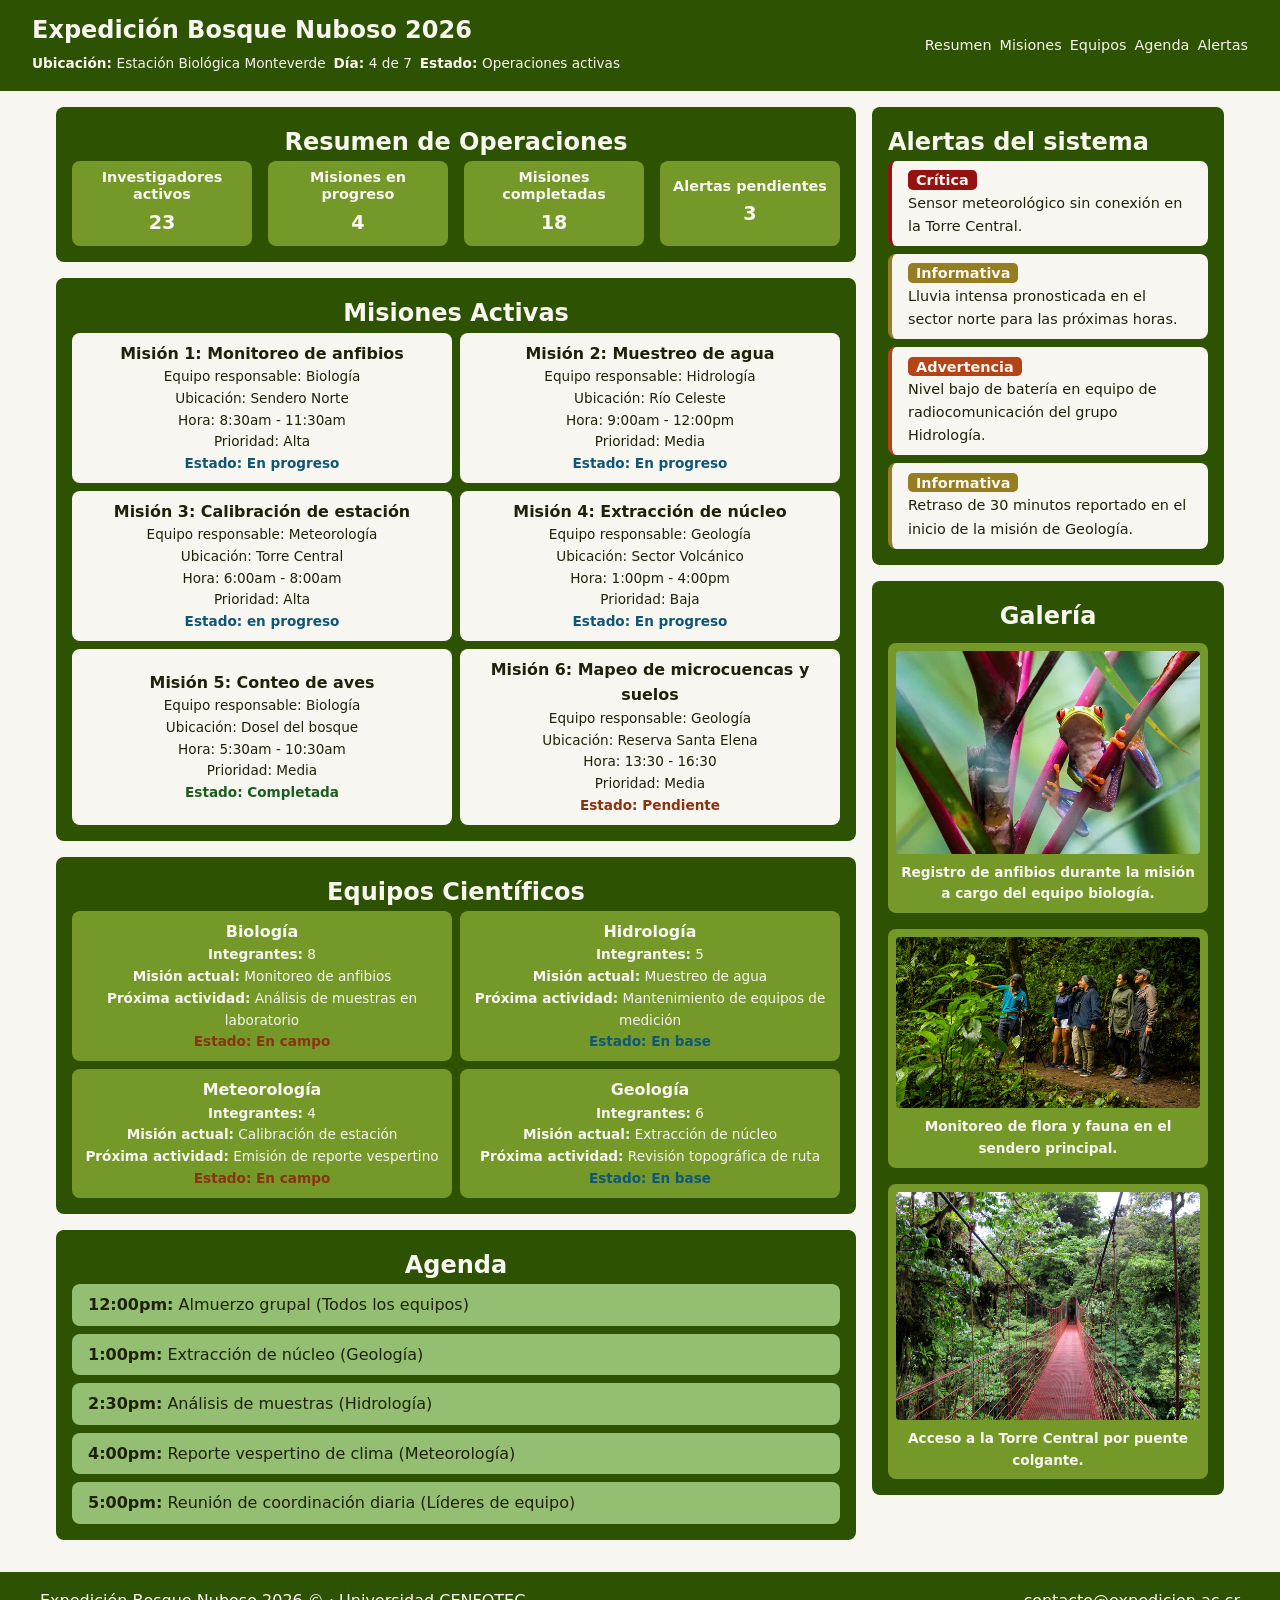
<file: caso1/index.html>
<!DOCTYPE html>
<html lang="es">

<head>
    <meta charset="UTF-8">
    <meta name="viewport" content="width=device-width, initial-scale=1">
    <title>Expedición Bosque Nuboso 2026</title>
    <link rel="stylesheet" href="css/estilos.css">
</head>

<body>

    <header class="main-header">

        <h1>Expedición Bosque Nuboso 2026</h1>

        <div class="contenedor-info-general">

            <span><strong>Ubicación: </strong>Estación Biológica Monteverde</span>
            <span><strong>Día: </strong>4 de 7</span>
            <span><strong>Estado: </strong>Operaciones activas</span>

        </div>

        <nav aria-label="navegación-principal">

            <ul>
                <li><a href="#resumen-de-operaciones">Resumen</a></li>
                <li><a href="#misiones-activas">Misiones</a></li>
                <li><a href="#equipos-cientificos">Equipos</a></li>
                <li><a href="#agenda">Agenda</a></li>
                <li><a href="#alertas-sistema">Alertas</a></li>
            </ul>

        </nav>

    </header>

    <main>

        <div class="layout-container">

            <div class="contenido-principal">

                <section class="resumen-de-operaciones" aria-labelledby="resumen-de-operaciones">

                    <h2 id="resumen-de-operaciones">Resumen de Operaciones</h2>

                    <div class="contenedor-indicadores">

                        <article class="indicador">
                            <h3>Investigadores activos</h3>
                            <p>23</p>
                        </article>

                        <article class="indicador">
                            <h3>Misiones en progreso</h3>
                            <p>4</p>
                        </article>

                        <article class="indicador">
                            <h3>Misiones completadas</h3>
                            <p>18</p>
                        </article>

                        <article class="indicador">
                            <h3>Alertas pendientes</h3>
                            <p>3</p>
                        </article>
                    </div>

                </section>

                <section class="misiones-activas" aria-labelledby="misiones-activas">

                    <h2 id="misiones-activas">Misiones Activas</h2>
                    <div class="contenedor-misiones">

                        <article class="mision">
                            <h3>Misión 1: Monitoreo de anfibios</h3>
                            <p>Equipo responsable: Biología</p>
                            <p>Ubicación: Sendero Norte</p>
                            <p>Hora: 8:30am - 11:30am</p>
                            <p>Prioridad: Alta</p>
                            <span class="estado-en-progreso">Estado: En progreso</span>
                        </article>

                        <article class="mision">
                            <h3>Misión 2: Muestreo de agua</h3>
                            <p>Equipo responsable: Hidrología</p>
                            <p>Ubicación: Río Celeste</p>
                            <p>Hora: 9:00am - 12:00pm</p>
                            <p>Prioridad: Media</p>
                            <span class="estado-en-progreso">Estado: En progreso</span>
                        </article>

                        <article class="mision">
                            <h3>Misión 3: Calibración de estación</h3>
                            <p>Equipo responsable: Meteorología</p>
                            <p>Ubicación: Torre Central</p>
                            <p>Hora: 6:00am - 8:00am</p>
                            <p>Prioridad: Alta</p>
                            <span class="estado-en-progreso">Estado: en progreso</span>
                        </article>

                        <article class="mision">
                            <h3>Misión 4: Extracción de núcleo</h3>
                            <p>Equipo responsable: Geología</p>
                            <p>Ubicación: Sector Volcánico</p>
                            <p>Hora: 1:00pm - 4:00pm</p>
                            <p>Prioridad: Baja</p>
                            <span class="estado-en-progreso">Estado: En progreso</span>
                        </article>

                        <article class="mision">
                            <h3>Misión 5: Conteo de aves</h3>
                            <p>Equipo responsable: Biología</p>
                            <p>Ubicación: Dosel del bosque</p>
                            <p>Hora: 5:30am - 10:30am</p>
                            <p>Prioridad: Media</p>
                            <span class="estado-completada">Estado: Completada</span>
                        </article>

                        <article class="mision">
                            <h3>Misión 6: Mapeo de microcuencas y suelos</h3>
                            <p>Equipo responsable: Geología</p>
                            <p>Ubicación: Reserva Santa Elena</p>
                            <p>Hora: 13:30 - 16:30</p>
                            <p>Prioridad: Media</p>
                            <span class="estado-pendiente">Estado: Pendiente</span>
                        </article>

                    </div>

                </section>

                <section class="equipos-cientificos" aria-labelledby="equipos-cientificos">

                    <h2 id="equipos-cientificos">Equipos Científicos</h2>
                    <div class="contenedor-equipos-cientificos">

                        <article class="equipo">
                            <h3>Biología</h3>
                            <p><strong>Integrantes:</strong> 8</p>
                            <p><strong>Misión actual:</strong> Monitoreo de anfibios</p>
                            <p><strong>Próxima actividad:</strong> Análisis de muestras en laboratorio</p>
                            <span class="estado-en-campo">Estado: En campo</span>
                        </article>

                        <article class="equipo">
                            <h3>Hidrología</h3>
                            <p><strong>Integrantes:</strong> 5</p>
                            <p><strong>Misión actual:</strong> Muestreo de agua</p>
                            <p><strong>Próxima actividad:</strong> Mantenimiento de equipos de medición</p>
                            <span class="estado-en-base">Estado: En base</span>
                        </article>

                        <article class="equipo">
                            <h3>Meteorología</h3>
                            <p><strong>Integrantes:</strong> 4</p>
                            <p><strong>Misión actual:</strong> Calibración de estación</p>
                            <p><strong>Próxima actividad:</strong> Emisión de reporte vespertino</p>
                            <span class="estado-en-campo">Estado: En campo</span>
                        </article>

                        <article class="equipo">
                            <h3>Geología</h3>
                            <p><strong>Integrantes:</strong> 6</p>
                            <p><strong>Misión actual:</strong> Extracción de núcleo</p>
                            <p><strong>Próxima actividad:</strong> Revisión topográfica de ruta</p>
                            <span class="estado-en-base">Estado: En base</span>
                        </article>

                    </div>

                </section>

                <section class="agenda" aria-labelledby="agenda">

                    <h2 id="agenda">Agenda</h2>
                    <div class="contenedor-agenda">

                        <ul class="actividades-agenda">
                            <li><time datetime="12:00">12:00pm:</time> Almuerzo grupal (Todos los equipos)</li>
                            <li><time datetime="13:00">1:00pm:</time> Extracción de núcleo (Geología)</li>
                            <li><time datetime="14:30">2:30pm:</time> Análisis de muestras (Hidrología)</li>
                            <li><time datetime="16:00">4:00pm:</time> Reporte vespertino de clima (Meteorología)</li>
                            <li><time datetime="17:00">5:00pm:</time> Reunión de coordinación diaria (Líderes de equipo)
                            </li>
                        </ul>

                    </div>

                </section>

            </div>

            <div class="columna-lateral">

                <aside class="alertas-sistema" aria-labelledby="alertas-sistema">

                    <h2 id="alertas-sistema">Alertas del sistema</h2>
                    <div class="contenedor-alertas-sistema">

                        <article class="alerta">
                            <span class="alerta-critica"><strong>Crítica</strong></span>
                            <p>Sensor meteorológico sin conexión en la Torre Central.</p>
                        </article>

                        <article class="alerta">
                            <span class="alerta-informativa"><strong>Informativa</strong></span>
                            <p>Lluvia intensa pronosticada en el sector norte para las próximas horas.</p>
                        </article>

                        <article class="alerta">
                            <span class="alerta-advertencia"><strong>Advertencia</strong></span>
                            <p>Nivel bajo de batería en equipo de radiocomunicación del grupo Hidrología.</p>
                        </article>

                        <article class="alerta">
                            <span class="alerta-informativa"><strong>Informativa</strong></span>
                            <p>Retraso de 30 minutos reportado en el inicio de la misión de Geología.</p>
                        </article>

                    </div>

                </aside>

                <section class="galeria-imagenes" aria-labelledby="titulo-galeria">

                    <h2 id="titulo-galeria">Galería</h2>
                    <div class="contenedor-galeria">

                        <figure class="cuadro-imagen">
                            <img src="img/imagenrana.jpg"
                                alt="Rana de ojos rojos aferrada a los tallos de una planta en su hábitat natural.">
                            <figcaption>Registro de anfibios durante la misión a cargo del equipo biología.</figcaption>
                        </figure>

                        <figure class="cuadro-imagen">
                            <img src="img/imagenequipo.jpg"
                                alt="Equipo de investigadores observando la vegetación en un sendero del bosque nuboso.">
                            <figcaption>Monitoreo de flora y fauna en el sendero principal.</figcaption>
                        </figure>

                        <figure class="cuadro-imagen">
                            <img src="img/imagenpuente.jpg"
                                alt="Puente colgante de color rojo cruzando el espeso dosel del bosque nuboso.">
                            <figcaption>Acceso a la Torre Central por puente colgante.</figcaption>
                        </figure>

                    </div>

                </section>

            </div>


        </div>

    </main>

    <footer class="main-footer">

        <div class="footer-content">

            <p>Expedición Bosque Nuboso 2026 &copy; · Universidad CENFOTEC</p>
            <p><a href="mailto:contacto@expedicion.ac.cr">contacto@expedicion.ac.cr</a></p>

        </div>

    </footer>

</body>

</html>
</file>
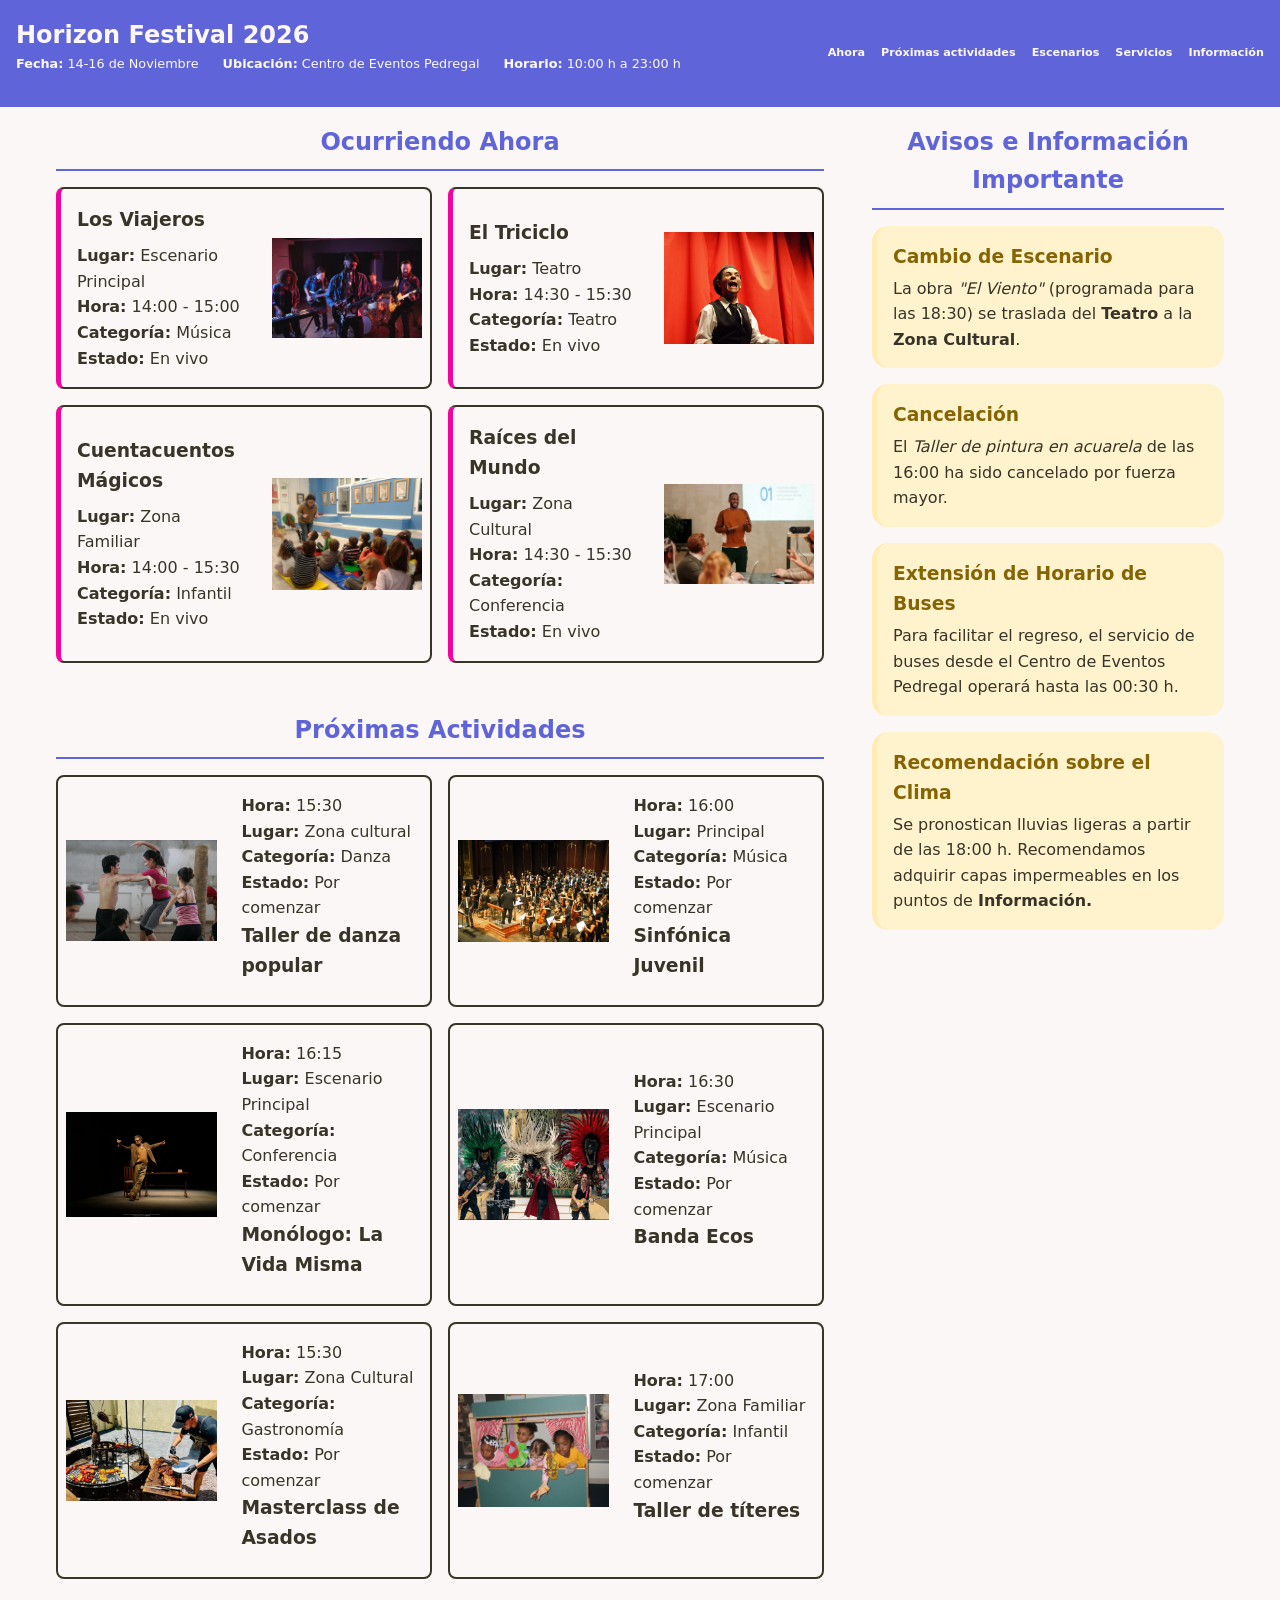
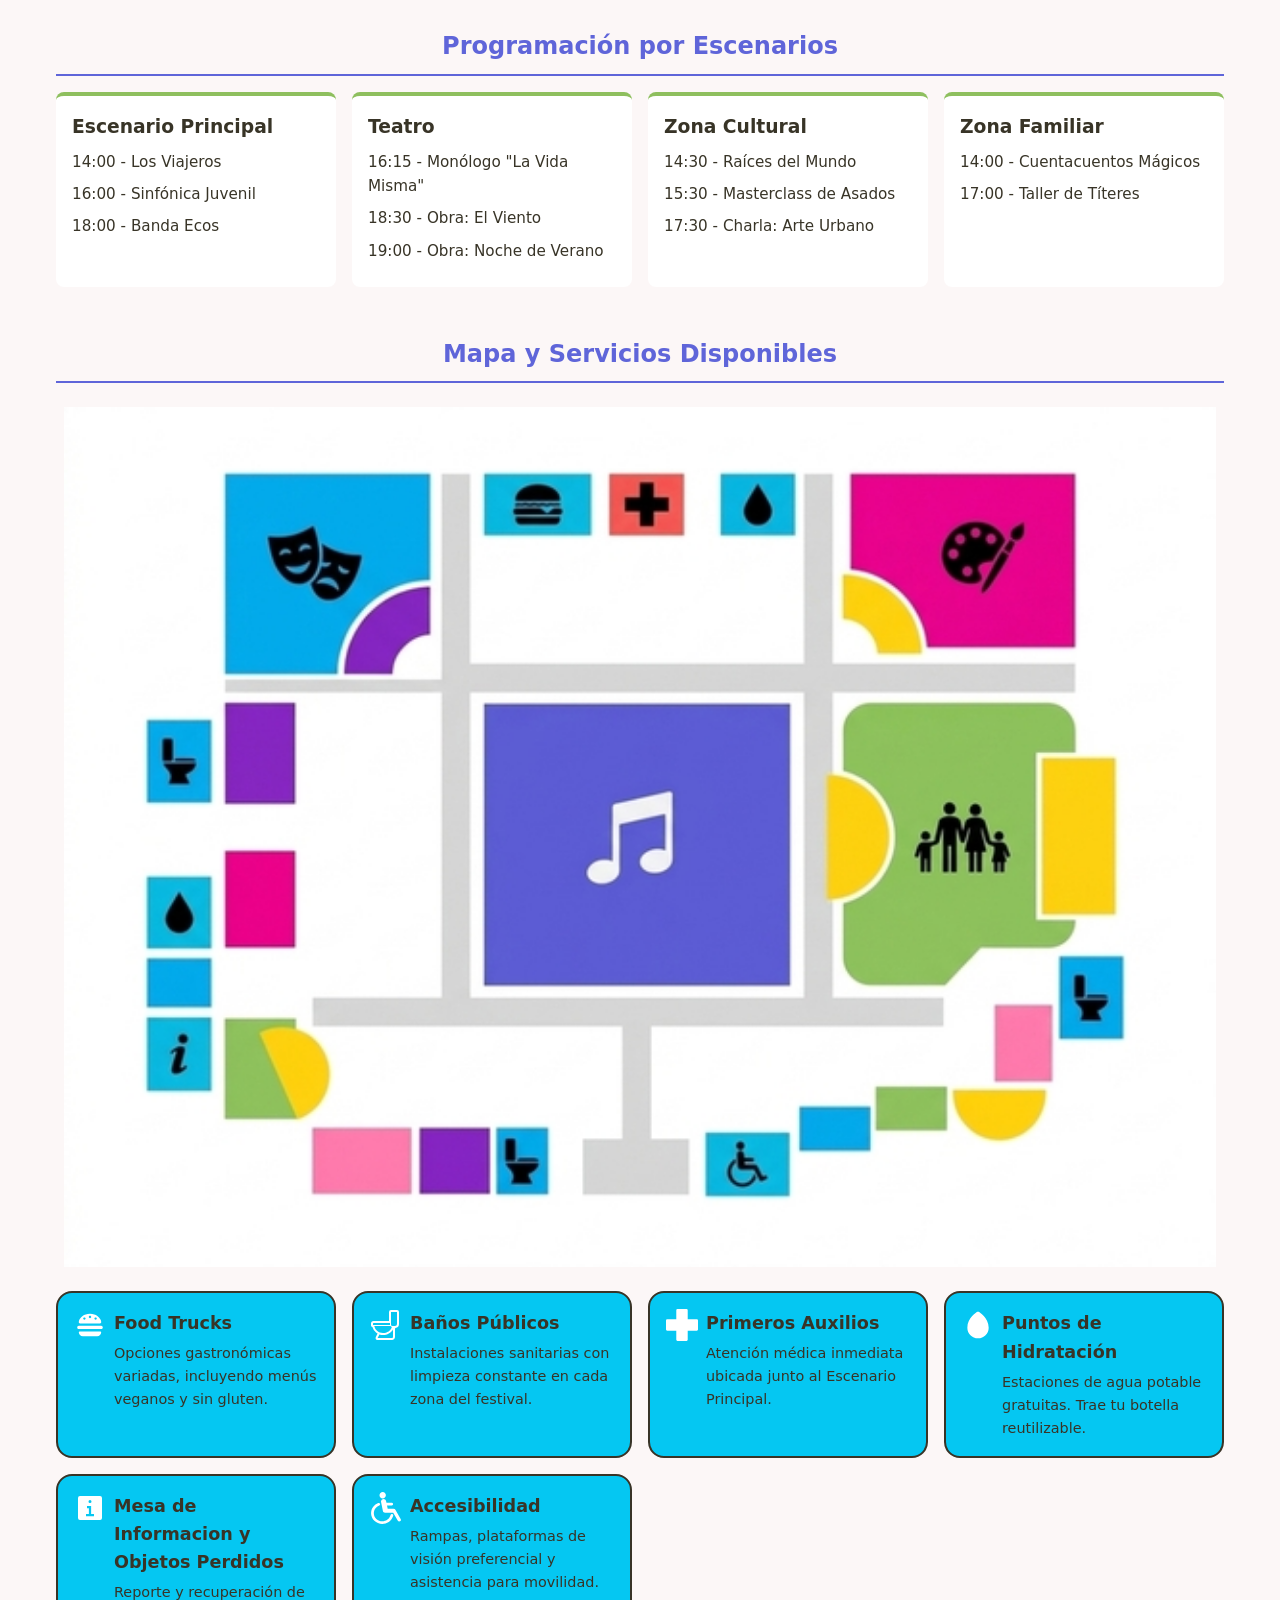
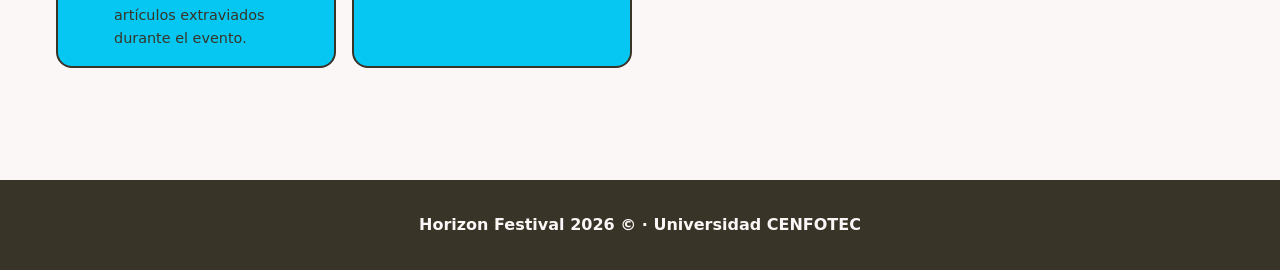
<file: caso2/index.html>
<!DOCTYPE html>
<html lang="es">

<head>

    <meta charset="UTF-8">
    <meta name="viewport" content="width=device-width, initial-scale=1.0">
    <title>Horizon Festival 2026 - Panel de Información</title>
    <link rel="stylesheet" href="css/estilos.css">

</head>

<body>

    <header class="main-header">

        <div class="info-festival">
            <h1>Horizon Festival 2026</h1>
            <p class="detalles-festival">
                <span><strong>Fecha:</strong> 14-16 de Noviembre</span>
                <span><strong>Ubicación:</strong> Centro de Eventos Pedregal</span>
                <span><strong>Horario:</strong> 10:00 h a 23:00 h</span>
            </p>

        </div>

        <nav aria-label="navegación-del festival">

            <ul>
                <li><a href="#ahora">Ahora</a></li>
                <li><a href="#programacion">Próximas actividades</a></li>
                <li><a href="#escenarios">Escenarios</a></li>
                <li><a href="#servicios">Servicios</a></li>
                <li><a href="#informacion">Información</a></li>
            </ul>

        </nav>

    </header>

    <main>

        <section id="ahora" aria-labelledby="titulo-ahora">

            <h2 id="titulo-ahora">Ocurriendo Ahora</h2>

            <div class="contenedor-actividades-ahora">

                <article class="actividad-vivo tarjeta-derecha">
                    <div class="info-texto">
                        <h3>Los Viajeros</h3>
                        <p><strong>Lugar:</strong> Escenario Principal</p>
                        <p><strong>Hora:</strong> <time>14:00</time> - <time>15:00</time></p>
                        <p><strong>Categoría:</strong> Música</p>
                        <p><strong>Estado:</strong> En vivo</p>
                    </div>
                    <img src="img/losviajerosmusica.jpg" alt="Banda Los Viajeros en vivo" class="img">
                </article>

                <article class="actividad-vivo tarjeta-derecha">
                    <div class="info-texto">
                        <h3>El Triciclo</h3>
                        <p><strong>Lugar:</strong> Teatro</p>
                        <p><strong>Hora:</strong> <time>14:30</time> - <time>15:30</time></p>
                        <p><strong>Categoría:</strong> Teatro</p>
                        <p><strong>Estado:</strong> En vivo</p>
                    </div>
                    <img src="img/eltricicloteatro.jpg" alt="Interpretación de obra de teatro" class="img">
                </article>

                <article class="actividad-vivo tarjeta-derecha">
                    <div class="info-texto">
                        <h3>Cuentacuentos Mágicos</h3>
                        <p><strong>Lugar:</strong> Zona Familiar</p>
                        <p><strong>Hora:</strong> <time>14:00</time> - <time>15:30</time></p>
                        <p><strong>Categoría:</strong> Infantil</p>
                        <p><strong>Estado:</strong> En vivo</p>
                    </div>
                    <img src="img/cuentacuentosfamiliar.jpg" alt="Niños disfrutando cuentos" class="img">
                </article>

                <article class="actividad-vivo tarjeta-derecha">
                    <div class="info-texto">
                        <h3>Raíces del Mundo</h3>
                        <p><strong>Lugar:</strong> Zona Cultural</p>
                        <p><strong>Hora:</strong> <time>14:30</time> - <time>15:30</time></p>
                        <p><strong>Categoría:</strong> Conferencia</p>
                        <p><strong>Estado:</strong> En vivo</p>
                    </div>
                    <img src="img/raicesdelmundocultural.jpg" alt="Actividad cultural raíces del mundo" class="img">
                </article>

            </div>

        </section>

        <section id="programacion" aria-labelledby="titulo-programacion">

            <h2 id="titulo-programacion">Próximas Actividades</h2>

            <div class="contenedor-programacion">

                <article class="actividad-proxima tarjeta-izquierda">
                    <img src="img/tallerdanzapopular.jpg" alt="Taller de danza popular" class="img">
                    <div class="info-texto">
                        <p><strong>Hora:</strong> <time>15:30</time></p>
                        <p><strong>Lugar:</strong> Zona cultural</p>
                        <p><strong>Categoría:</strong> Danza</p>
                        <p><strong>Estado:</strong> Por comenzar</p>
                        <h3>Taller de danza popular</h3>
                    </div>
                </article>

                <article class="actividad-proxima tarjeta-izquierda">
                    <img src="img/sinfonicajuvenil.jpg" alt="Presentación de la sinfónica juvenil" class="img">
                    <div class="info-texto">
                        <p><strong>Hora:</strong> <time>16:00</time></p>
                        <p><strong>Lugar:</strong> Principal</p>
                        <p><strong>Categoría:</strong> Música</p>
                        <p><strong>Estado:</strong> Por comenzar</p>
                        <h3>Sinfónica Juvenil</h3>
                    </div>
                </article>

                <article class="actividad-proxima tarjeta-izquierda">
                    <img src="img/lavidamismateatro.jpg" alt="Presentación de monólogo teatral" class="img">
                    <div class="info-texto">
                        <p><strong>Hora:</strong> <time>16:15</time></p>
                        <p><strong>Lugar:</strong> Escenario Principal</p>
                        <p><strong>Categoría:</strong> Conferencia</p>
                        <p><strong>Estado:</strong> Por comenzar</p>
                        <h3>Monólogo: La Vida Misma</h3>
                    </div>
                </article>

                <article class="actividad-proxima tarjeta-izquierda">
                    <img src="img/bandaecosmusica.jpg" alt="Presentación de la banda Ecos" class="img">
                    <div class="info-texto">
                        <p><strong>Hora:</strong> <time>16:30</time></p>
                        <p><strong>Lugar:</strong> Escenario Principal</p>
                        <p><strong>Categoría:</strong> Música</p>
                        <p><strong>Estado:</strong> Por comenzar</p>
                        <h3>Banda Ecos</h3>
                    </div>
                </article>

                <article class="actividad-proxima tarjeta-izquierda">
                    <img src="img/masterclassasadoscultural.jpg" alt="Clase de asados" class="img">
                    <div class="info-texto">
                        <p><strong>Hora:</strong> <time>15:30</time></p>
                        <p><strong>Lugar:</strong> Zona Cultural</p>
                        <p><strong>Categoría:</strong> Gastronomía</p>
                        <p><strong>Estado:</strong> Por comenzar</p>
                        <h3>Masterclass de Asados</h3>
                    </div>
                </article>

                <article class="actividad-proxima tarjeta-izquierda">
                    <img src="img/tallertiteresfamiliar.jpg" alt="Niños en un taller de títeres" class="img">
                    <div class="info-texto">
                        <p><strong>Hora:</strong> <time>17:00</time></p>
                        <p><strong>Lugar:</strong> Zona Familiar</p>
                        <p><strong>Categoría:</strong> Infantil</p>
                        <p><strong>Estado:</strong> Por comenzar</p>
                        <h3>Taller de títeres</h3>
                    </div>
                </article>

            </div>

        </section>

        <section id="escenarios" aria-labelledby="titulo-escenarios">

            <h2 id="titulo-escenarios">Programación por Escenarios</h2>

            <div class="contenedor-escenarios">

                <section aria-labelledby="escenario-central" class="escenario">

                    <h3 id="escenario-central">Escenario Principal</h3>

                    <ul>
                        <li><time>14:00</time> - Los Viajeros</li>
                        <li><time>16:00</time> - Sinfónica Juvenil</li>
                        <li><time>18:00</time> - Banda Ecos</li>
                    </ul>

                </section>

                <section aria-labelledby="escensario-teatro" class="escenario">

                    <h3 id="escensario-teatro">Teatro</h3>

                    <ul>
                        <li><time>16:15</time> - Monólogo "La Vida Misma"</li>
                        <li><time>18:30</time> - Obra: El Viento</li>
                        <li><time>19:00</time> - Obra: Noche de Verano</li>
                    </ul>

                </section>


                <section aria-labelledby="zona-cultural" class="escenario">

                    <h3 id="zona-cultural">Zona Cultural</h3>

                    <ul>
                        <li><time>14:30</time> - Raíces del Mundo</li>
                        <li><time>15:30</time> - Masterclass de Asados</li>
                        <li><time>17:30</time> - Charla: Arte Urbano</li>
                    </ul>

                </section>


                <section aria-labelledby="zona-familiar" class="escenario">

                    <h3 id="zona-familiar">Zona Familiar</h3>

                    <ul>
                        <li><time>14:00</time> - Cuentacuentos Mágicos</li>
                        <li><time>17:00</time> - Taller de Títeres</li>
                    </ul>

                </section>

            </div>

        </section>

        <section id="servicios" aria-labelledby="titulo-mapa-y-servicios">

            <h2 id="titulo-mapa-y-servicios">Mapa y Servicios Disponibles</h2>

            <img src="img/mapahorizonfestival.jpg" alt="Mapa" class="img">

            <div class="contenedor-servicios">

                <article class="tarjeta-servicio">
                    <span class="fa7-solid--hamburger icono-servicio"></span>
                    <div class="texto-servicio">
                        <h3>Food Trucks</h3>
                        <p>Opciones gastronómicas variadas, incluyendo menús veganos y sin gluten.</p>
                    </div>
                </article>

                <article class="tarjeta-servicio">
                    <span class="fluent-emoji-high-contrast--toilet icono-servicio"></span>
                    <div class="texto-servicio">
                        <h3>Baños Públicos</h3>
                        <p>Instalaciones sanitarias con limpieza constante en cada zona del festival.</p>
                    </div>
                </article>

                <article class="tarjeta-servicio">
                    <span class="streamline--medical-cross-sign-healthcare-solid icono-servicio"></span>
                    <div class="texto-servicio">
                        <h3>Primeros Auxilios</h3>
                        <p>Atención médica inmediata ubicada junto al Escenario Principal.</p>
                    </div>
                </article>

                <article class="tarjeta-servicio">
                    <span class="boxicons--water-drop-filled icono-servicio"></span>
                    <div class="texto-servicio">
                        <h3>Puntos de Hidratación</h3>
                        <p>Estaciones de agua potable gratuitas. Trae tu botella reutilizable.</p>
                    </div>
                </article>

                <article class="tarjeta-servicio">
                    <span class="carbon--information-square-filled icono-servicio"></span>
                    <div class="texto-servicio">
                        <h3>Mesa de Informacion y Objetos Perdidos</h3>
                        <p>Reporte y recuperación de artículos extraviados durante el evento.</p>
                    </div>
                </article>

                <article class="tarjeta-servicio">
                    <span class="el--wheelchair icono-servicio"></span>
                    <div class="texto-servicio">
                        <h3>Accesibilidad</h3>
                        <p>Rampas, plataformas de visión preferencial y asistencia para movilidad.</p>
                    </div>
                </article>

            </div>

        </section>

        <aside id="informacion" aria-labelledby="titulo-informacion" class="avisos-e-info">

            <h2 id="titulo-informacion">Avisos e Información Importante</h2>

            <article class="aviso">
                <h3>Cambio de Escenario</h3>
                <p>La obra <em>"El Viento"</em> (programada para las 18:30) se traslada del <strong>Teatro</strong> a la
                    <strong>Zona Cultural</strong>.
                </p>
            </article>

            <article class="aviso">
                <h3>Cancelación</h3>
                <p>El <em>Taller de pintura en acuarela</em> de las 16:00 ha sido cancelado por fuerza mayor.</p>
            </article>

            <article class="aviso">
                <h3>Extensión de Horario de Buses</h3>
                <p>Para facilitar el regreso, el servicio de buses desde el Centro de Eventos Pedregal operará hasta las
                    00:30 h.
                </p>
            </article>

            <article class="aviso">
                <h3>Recomendación sobre el Clima</h3>
                <p>Se pronostican lluvias ligeras a partir de las 18:00 h. Recomendamos adquirir capas impermeables en
                    los puntos de <strong>Información.
                </p>
            </article>

        </aside>

    </main>

    <footer>
        <p>Horizon Festival 2026 &copy; · Universidad CENFOTEC</p>
    </footer>
</body>

</html>
</file>
<file: caso1/css/estilos.css>
:root {
    --color-claro: #f8f6f1;
    --color-oscuro: #20210A;

    --color-verde-claro: #94BF72;
    --color-verde-medio: #759928;
    --color-verde-oscuro: #2D5201;

    --color-alerta-critica: #961111;
    --color-alerta-advertencia: #b44418;
    --color-alerta-informativa: #967D21;

    --color-estado-progreso: #105777;
    --color-estado-pendiente: #8a3311;
    --color-estado-completada: #1d5c20;
    --color-estado-suspendida: #721414;

    --espaciado-sm: 0.5rem;
    /* 8px */
    --espaciado-md: 1rem;
    /* 16px */
    --espaciado-lg: 2rem;
    /* 32px */
    --espaciado-xl: 3rem;
    /* 48px */

    --fuente-principal: system-ui, -apple-system, sans-serif;
    --max-width-container: 75rem;
    --alto-header: 4.5rem;
}

*,
*::before,
*::after {
    margin: 0;
    padding: 0;
    box-sizing: border-box;
}

html {
    font-size: 100%;
    scroll-behavior: smooth;
    scroll-padding-top: 14rem;
    font-size: 100%;
}

body {
    font-family: var(--fuente-principal);
    background-color: var(--color-claro);
    color: var(--color-oscuro);
    line-height: 1.6;
}

/* HEADER */
.main-header {
    background-color: var(--color-verde-oscuro);
    color: var(--color-claro);
    display: flex;
    flex-direction: column;
    align-items: center;
    text-align: center;
    padding: var(--espaciado-sm) var(--espaciado-sm);
    gap: var(--espaciado-sm);
    position: sticky;
    top: 0;
    z-index: 1000;
}

.main-header h1 {
    width: 100%;
    font-size: 1.5rem;
    line-height: 1.2;
}

.contenedor-info-general {
    display: flex;
    flex-direction: column;
    flex-wrap: wrap;
    align-items: center;
    gap: 0.25rem var(--espaciado-sm);
    font-size: 0.85rem;
}

.main-header nav ul {
    list-style: none;
    display: flex;
    flex-wrap: wrap;
    justify-content: center;
    gap: var(--espaciado-sm) var(--espaciado-sm);
    font-size: 0.9rem;
}

.main-header nav a {
    text-decoration: none;
    transition: color 0.3s ease;
    color: var(--color-claro);
}

.main-header nav a:hover {
    color: var(--color-verde-claro);
    text-decoration: underline;
}

/* CONTENIDO */
.layout-container {
    padding: var(--espaciado-md);
    display: flex;
    flex-direction: column;
    gap: var(--espaciado-md);
    align-items: start;
}

.contenido-principal {
    display: flex;
    flex-direction: column;
    gap: var(--espaciado-md);
}

section,
aside {
    padding: var(--espaciado-md);
    color: var(--color-claro);
    background-color: var(--color-verde-oscuro);
    border-radius: 0.5rem;
}

/* Resumen de operaciones */
.resumen-de-operaciones {
    align-items: center;
    text-align: center;
    justify-content: center;
}

.contenedor-indicadores {
    font-size: 0.85rem;
    display: grid;
    grid-template-columns: repeat(2, minmax(0, 1fr));
    gap: var(--espaciado-sm);
}

.indicador {
    background-color: var(--color-verde-medio);
    color: var(--color-claro);
    border-radius: 0.5rem;
    padding: var(--espaciado-sm);
    text-align: center;
    display: flex;
    flex-direction: column;
    justify-content: center;
    height: 100%;
}

.indicador h3 {
    font-size: 0.9rem;
    line-height: 1.2;
    margin-bottom: 0.25rem;
}

.indicador p {
    font-size: 1.2rem;
    font-weight: bold;
}

/* Misiones activas */
.misiones-activas h2,
.equipos-cientificos h2,
.agenda h2 {
    text-align: center;
    justify-content: center;
}

.contenedor-misiones {
    font-size: 0.85rem;
    display: grid;
    grid-template-columns: repeat(1, minmax(0, 1fr));
    gap: var(--espaciado-sm);
}

.mision {
    background-color: var(--color-claro);
    color: var(--color-oscuro);
    border-radius: 0.5rem;
    text-align: center;
    display: flex;
    flex-direction: column;
    justify-content: center;
    height: 100%;
}

.estado-en-progreso,
.estado-en-base {
    color: var(--color-estado-progreso);
    font-weight: bold;
}

.estado-pendiente,
.estado-en-campo {
    color: var(--color-estado-pendiente);
    font-weight: bold;
}

.estado-completada {
    color: var(--color-estado-completada);
    font-weight: bold;
}

/* Equipos cientificos */
.equipos-cientificos h2 {
    text-align: center;
    justify-content: center;
}

.contenedor-equipos-cientificos {
    font-size: 0.85rem;
    display: flex;
    flex-direction: column;
    gap: var(--espaciado-sm);
}

.equipo {
    background-color: var(--color-verde-medio);
    color: var(--color-claro);
    border-radius: 0.5rem;
    padding: var(--espaciado-sm);
    text-align: center;
    display: flex;
    flex-direction: column;
    justify-content: center;
    height: 100%;
}

/* Agenda */
.contenedor-agenda {
    padding: 0;
}

.actividades-agenda {
    list-style: none;
    padding: 0;
    display: flex;
    flex-direction: column;
    gap: var(--espaciado-sm);
}

.actividades-agenda li {
    background-color: var(--color-verde-claro);
    color: var(--color-oscuro);
    border-radius: 0.5rem;
    padding: var(--espaciado-sm) var(--espaciado-md);
}

.actividades-agenda li time {
    font-weight: bold;
}

/* COLUMNA DERECHA */
.columna-lateral {
    align-self: start;
    display: flex;
    flex-direction: column;
    gap: var(--espaciado-md);
    width: 100%;
}

/* Alertas */

.contenedor-alertas-sistema {
    display: flex;
    flex-direction: column;
    gap: var(--espaciado-sm);
}

.alerta {
    background-color: var(--color-claro);
    color: var(--color-oscuro);
    padding: var(--espaciado-sm) var(--espaciado-md);
    border-radius: 0.5rem;
    font-size: 0.9rem;
    border-left: 4px solid var(--color-oscuro);
}

.alerta-critica {
    background-color: var(--color-alerta-critica);
    color: var(--color-claro);
    padding: 0.1rem var(--espaciado-sm);
    border-radius: 0.3rem;
}

.alerta-advertencia {
    background-color: var(--color-alerta-advertencia);
    color: var(--color-claro);
    padding: 0.1rem var(--espaciado-sm);
    border-radius: 0.3rem;

}

.alerta-informativa {
    background-color: var(--color-alerta-informativa);
    color: var(--color-claro);
    padding: 0.1rem var(--espaciado-sm);
    border-radius: 0.3rem;
}

.alerta:has(.alerta-critica) {
    border-left-color: var(--color-alerta-critica);
}

.alerta:has(.alerta-advertencia) {
    border-left-color: var(--color-alerta-advertencia);
}

.alerta:has(.alerta-informativa) {
    border-left-color: var(--color-alerta-informativa);
}

/* imagenes */
.galeria-imagenes h2 {
    text-align: center;
    margin-bottom: var(--espaciado-sm);
}

.contenedor-galeria {
    display: flex;
    flex-direction: column;
    gap: var(--espaciado-md);
}

.cuadro-imagen {
    background-color: var(--color-verde-medio);
    padding: var(--espaciado-sm);
    border-radius: 0.5rem;
    margin: 0;
    text-align: center;
}

.cuadro-imagen img {
    max-width: 100%;
    height: auto;
    display: block;
    border-radius: 0.25rem;
    margin: 0 auto;
}


.cuadro-imagen figcaption {
    color: var(--color-claro);
    font-size: 0.85rem;
    margin-top: var(--espaciado-sm);
    font-weight: bold;
}

/* FOOTER */
.main-footer {
    background-color: var(--color-verde-oscuro);
    color: var(--color-claro);
    padding: var(--espaciado-md) var(--espaciado-md);
    text-align: center;
    margin-top: var(--espaciado-md);
}

.footer-content {
    max-width: var(--max-width-container);
    margin: 0 auto;
    display: flex;
    flex-direction: column;
    gap: var(--espaciado-sm);
}

.main-footer a {
    color: var(--color-claro);
    text-decoration: none;
    transition: color 0.3s ease;
}

.main-footer a:hover {
    color: var(--color-verde-claro);
    text-decoration: underline;
}

/* DISEÑO ADAPTABLE (MEDIA QUERIES — DESDE 48rem = 768px) */
@media (min-width: 48rem) {

    html {
        scroll-padding-top: calc(var(--alto-header) + 5rem);
    }

    /* HEADER */
    .main-header {
        display: grid;
        grid-template-columns: 1fr auto;
        grid-template-rows: auto auto;
        align-items: center;
        text-align: left;
        padding: var(--espaciado-md) var(--espaciado-lg);
    }

    .main-header h1 {
        grid-column: 1 / 2;
        grid-row: 1 / 2;
        width: auto;
    }

    .contenedor-info-general {
        grid-column: 1 / 2;
        grid-row: 2 / 3;
        display: flex;
        flex-direction: row;
        justify-content: flex-start;
        gap: var(--espaciado-sm);
        width: auto;
    }

    .main-header nav {
        grid-column: 2 / 3;
        grid-row: 1 / 3;
        justify-self: end;
    }

    .main-header nav ul {
        justify-content: flex-end;
    }

    /* CONTENIDO */
    .layout-container {
        display: grid;
        grid-template-columns: minmax(0, 1fr) 18rem;
        gap: var(--espaciado-md);
        max-width: var(--max-width-container);
        margin: 0 auto;
        align-items: start;
    }

    /* Resumen de operaciones */
    .contenedor-indicadores {
        align-items: center;
        display: grid;
        grid-template-columns: repeat(2, minmax(0, 1fr));
        gap: var(--espaciado-md);
    }

    /* Misiones activas */
    .contenedor-misiones {
        display: grid;
        grid-template-columns: repeat(2, minmax(0, 1fr));
        gap: var(--espaciado-sm);
    }

    .mision {
        text-align: center;
        display: flex;
        flex-direction: column;
        justify-content: center;
        padding-top: var(--espaciado-sm);
        padding-bottom: var(--espaciado-sm);
        height: 100%;
    }

    /* Equipos cientificos */
    .contenedor-equipos-cientificos {
        display: grid;
        grid-template-columns: repeat(2, minmax(0, 1fr));
        gap: var(--espaciado-sm);
    }

    /* columnas lateral */

    .columna-lateral {
        align-self: start;
    }

    .footer-content {
        flex-direction: row;
        justify-content: space-between;
        align-items: center;
    }

}

/* ESCRITORIO AMPLIO (DESDE 64rem = 1024px) */
@media (min-width: 64rem) {

    .layout-container {
        grid-template-columns: minmax(0, 1fr) 22rem;
        align-items: start;
    }

    .contenedor-indicadores {
        grid-template-columns: repeat(4, minmax(0, 1fr));
    }

    .alertas-sistema {
        top: calc(var(--alto-header) + var(--espaciado-md) + 1rem);
    }

}
</file>
<file: caso2/css/estilos.css>
:root {
  --color-claro: #fcf7f7;
  --color-oscuro: #383427;
  --color-rosado: #F2059F;
  --color-morado: #5F65D9;
  --color-celeste: #05C7F2;
  --color-verde: #8EBF5E;

  --espaciado-sm: 0.5rem;
  --espaciado-md: 1rem;
  --espaciado-lg: 2rem;
  --espaciado-xl: 3rem;

  --fuente-principal: system-ui, -apple-system, sans-serif;
  --max-width-container: 75rem;
}

*,
*::before,
*::after {
  margin: 0;
  padding: 0;
  box-sizing: border-box;
}

html {
  font-size: 100%;
  scroll-behavior: smooth;
  scroll-padding-top: 14rem;
}

body {
  font-family: var(--fuente-principal);
  background-color: var(--color-claro);
  color: var(--color-oscuro);
  line-height: 1.6;
}

img {
  max-width: 100%;
  height: auto;
  display: block;
  justify-content: center;
}

/* Header y nav */
.main-header {
  background-color: var(--color-morado);
  color: var(--color-claro);
  padding: var(--espaciado-md) 0;
  position: sticky;
  top: 0;
  z-index: 100;
  text-align: center;
  justify-content: center;
  display: flex;
  flex-direction: column;
  align-items: center;
}

.main-header h1 {
  font-size: 1.5rem;
  color: var(--color-claro);
  margin-bottom: var(--espaciado-sm);
  text-align: center;
}

.main-header p {
  font-size: 0.8rem;
  margin-bottom: var(--espaciado-md);
}

.detalles-festival {
  font-size: 1rem;
  margin-bottom: var(--espaciado-md);
  display: flex;
  flex-wrap: wrap;
  justify-content: center;
  gap: 0.5rem 1.5rem;
}

nav ul {
  font-size: 0.7rem;
  list-style: none;
  display: flex;
  flex-wrap: wrap;
  gap: var(--espaciado-md);
  text-align: center;
  justify-content: center;
}

nav a {
  color: var(--color-claro);
  text-decoration: none;
  font-weight: bold;
  padding-bottom: 0.2rem;
  border-bottom: 2px solid transparent;
  transition: border-color 0.3s;

}

nav a:hover {
  border-color: var(--color-rosado);
}

/* main */
main {
  padding: var(--espaciado-md);
  display: flex;
  flex-direction: column;
  gap: var(--espaciado-xl);
  max-width: var(--max-width-container);
  margin: 0 auto;
  display: flex;
  flex-direction: column;
}

#ahora { order: 1; }
#programacion { order: 2; }
#informacion { order: 3; }
#servicios { order: 4; }
#escenarios { order: 5; }

section h2,
aside h2 {
  font-size: 1.5rem;
  margin-bottom: var(--espaciado-md);
  color: var(--color-morado);
  border-bottom: 2px solid var(--color-morado);
  padding-bottom: var(--espaciado-sm);
  text-align: center;
}

/* ahora y proximas actividades */
.actividad-vivo,
.actividad-proxima {
  background-color: var(--color-claro);
  border: 2px solid var(--color-oscuro);
  border-radius: 0.5rem;
  overflow: hidden;
  margin-bottom: var(--espaciado-md);
  display: flex;
  flex-direction: column;
  text-align: center;
}

.img {
  width: 100%;
  height: auto;
  padding: var(--espaciado-sm);
  border-radius: 0.5rem;
}

.info-texto {
  padding: var(--espaciado-md);
}

.info-texto h3 {
  color: var(--color-oscuro);
  margin-bottom: var(--espaciado-sm);
}

.actividad-vivo {
  border-left: 5px solid var(--color-rosado);
}

/* escenarios */
.contenedor-escenarios {
  display: grid;
  gap: var(--espaciado-md);
}

.escenario {
  background-color: #fff;
  padding: var(--espaciado-md);
  border-radius: 0.5rem;
  border-top: 4px solid var(--color-verde);
}

.escenario h3 {
  margin-bottom: var(--espaciado-sm);
}

.escenario ul {
  list-style: none;
}

.escenario li {
  margin-bottom: var(--espaciado-sm);
  font-size: 0.95rem;
}

/* servicios */
.contenedor-servicios {
  display: grid;
  grid-template-columns: repeat(auto-fit, minmax(250px, 1fr));
  gap: var(--espaciado-md);
  margin-top: var(--espaciado-md);
}

.tarjeta-servicio {
  background-color: var(--color-celeste);
  border: 2px solid var(--color-oscuro);
  border-radius: 1rem;
  padding: var(--espaciado-md);
  display: flex;
  align-items: flex-start;
  gap: var(--espaciado-sm);
  transition: transform 0.2s;
}

.icono-servicio {
  font-size: 2rem;
  color: var(--color-morado);
  flex-shrink: 0;
}

.texto-servicio h3 {
  font-size: 1.1rem;
  margin-bottom: 0.3rem;
}

.texto-servicio p {
  font-size: 0.9rem;
}

/* avisos e informacion importante */
#informacion .aviso {
  background-color: #fff3cd;
  border-left: 5px solid #ffecb5;
  padding: var(--espaciado-md);
  margin-bottom: var(--espaciado-md);
  border-radius: 1rem;
}

#informacion .aviso h3 {
  color: #856404;
  margin-bottom: 0.25rem;
}

/* footer */
footer {
  text-align: center;
  padding: var(--espaciado-lg);
  background-color: var(--color-oscuro);
  color: var(--color-claro);
  margin-top: var(--espaciado-xl);
}

/* iconos */
.eva--music-fill {
  display: inline-block;
  width: 1em;
  height: 1em;
  background-repeat: no-repeat;
  background-size: 100% 100%;
  background-image: url("data:image/svg+xml,%3Csvg xmlns='http://www.w3.org/2000/svg' viewBox='0 0 24 24'%3E%3Cpath fill='%23fff' d='M19 15V4a1 1 0 0 0-.38-.78a1 1 0 0 0-.84-.2l-9 2A1 1 0 0 0 8 6v8.34a3.49 3.49 0 1 0 2 3.18a4 4 0 0 0 0-.52V6.8l7-1.55v7.09a3.49 3.49 0 1 0 2 3.17a5 5 0 0 0 0-.51'/%3E%3C/svg%3E");
}

.hugeicons--mask-theater-02 {
  display: inline-block;
  width: 1em;
  height: 1em;
  background-repeat: no-repeat;
  background-size: 100% 100%;
  background-image: url("data:image/svg+xml,%3Csvg xmlns='http://www.w3.org/2000/svg' viewBox='0 0 24 24'%3E%3Cg fill='none' stroke='%23fff' stroke-linejoin='round' stroke-width='1.5'%3E%3Cpath stroke-linecap='round' d='M5.445 14.275a1.11 1.11 0 0 1 .777-.59c.339-.061.672.053.928.282m4.086 3.31c-.327.61-.878 1.057-1.555 1.18c-.677.122-1.344-.105-1.855-.565m2.733-4.54c.164-.305.439-.529.777-.59c.34-.06.672.053.928.283m.806-5.903c-1.15 1.086-2.899 1.95-4.94 2.318c-2.04.368-3.97.168-5.415-.45a.5.5 0 0 0-.289-.035c-.284.05-.47.348-.417.663l.938 5.443c.7 4.058 4.1 6.007 5.677 6.704c.522.232 1.098.261 1.658.16s1.092-.33 1.506-.73c1.249-1.208 3.792-4.229 3.092-8.287l-.937-5.443c-.055-.315-.33-.529-.614-.477a.5.5 0 0 0-.26.134'/%3E%3Cpath d='M14.316 17c.363 0 .723-.065 1.06-.215c1.577-.697 4.977-2.646 5.677-6.704l.938-5.443c.054-.315-.133-.612-.417-.663a.5.5 0 0 0-.289.035c-1.444.618-3.375.818-5.416.45c-2.04-.368-3.788-1.232-4.939-2.318a.5.5 0 0 0-.259-.134c-.284-.052-.56.162-.614.477L9.12 7.928c-.083.477-.12.94-.12 1.386'/%3E%3C/g%3E%3C/svg%3E");
}

.emojione-monotone--artist-palette {
  display: inline-block;
  width: 1em;
  height: 1em;
  background-repeat: no-repeat;
  background-size: 100% 100%;
  background-image: url("data:image/svg+xml,%3Csvg xmlns='http://www.w3.org/2000/svg' viewBox='0 0 64 64'%3E%3Cpath fill='%23fff' d='M33.126 44.979c-2.951-2.363-7.736-2.363-10.687 0c-2.948 2.364-2.948 6.195 0 8.559c2.95 2.364 7.735 2.364 10.687 0c2.949-2.364 2.949-6.195 0-8.559m-11.34-3.409c2.287-2.841 1.513-6.43-1.727-8.014s-7.72-.564-10.007 2.277c-2.284 2.841-1.512 6.43 1.727 8.014c3.242 1.585 7.722.565 10.007-2.277m-3.103-13.552c2.189-2.446 1.66-5.713-1.183-7.297c-2.842-1.585-6.919-.887-9.109 1.559s-1.66 5.712 1.182 7.296s6.921.887 9.11-1.558m2.017-8.71c2.718 1.582 6.669.98 8.823-1.341c2.155-2.322 1.7-5.485-1.017-7.066c-2.717-1.582-6.668-.981-8.822 1.34c-2.156 2.322-1.701 5.485 1.016 7.067m22.946-4.037c2.42-1.237 2.689-3.667.6-5.43c-2.087-1.763-5.746-2.19-8.167-.954c-2.422 1.236-2.69 3.667-.601 5.43s5.748 2.19 8.168.954'/%3E%3Cpath fill='%23fff' d='M52.475 33.199c-2.164-.636-4.031-1.186-4.544-2.459c-.297-.738-.181-1.822.323-3.221c5.366-5.02 13.394-13.109 13.168-16.396c-.09-1.314-2.184-3.196-3.557-3.196l-.108.004c-1.486.102-3.757 2.068-6.183 4.73a10 10 0 0 0-.781-1.761C48.248 6.515 42.653 4 35.444 4c-5.605 0-11.846 1.545-18.045 4.468c-7.957 3.752-13.9 11.576-15.14 19.934c-.922 6.206.18 15.592 10.658 25.075C17.563 57.684 24.879 60 33.514 60h.003c6.932 0 13.955-1.543 19.271-4.23C58.729 52.765 62 48.609 62 44.066c0-8.066-5.506-9.685-9.525-10.867m5.39-23.772c.631 0 2.027 1.31 2.06 1.798c.191 2.783-9.723 12.647-16.35 18.529l-1.13-.983l-.739-.645c4.932-7.358 13.366-18.509 16.159-18.699M39.266 31.06l1.522-1.745l1.731 1.51L41 32.569zm12.62 22.924C46.84 56.536 40.146 58 33.517 58h-.002c-8.14 0-14.978-2.133-19.256-6.006C4.435 43.105 3.386 34.418 4.235 28.695c1.146-7.714 6.648-14.943 14.019-18.418C24.187 7.479 30.132 6 35.444 6c6.383 0 11.473 2.207 13.618 5.904c.462.795.772 1.645.952 2.535c-4.478 5.283-9.026 12.053-9.895 13.359l-2.777 3.184c-1.458-.015-2.918.622-3.368 2.161c-1.658 5.655-5.351 9.162-5.351 9.162s9.361-1.85 11.152-3.952c.97-1.138 1.44-2.498 1.429-3.738l2.908-3.334c.388-.341.965-.854 1.676-1.496c-.004.624.082 1.194.286 1.702c.875 2.172 3.284 2.88 5.835 3.63c3.977 1.17 8.09 2.379 8.09 8.949c.001 3.75-2.882 7.272-8.113 9.918'/%3E%3Cpath fill='%23fff' d='M54.121 39.807c-2.95-2.363-7.736-2.363-10.686 0s-2.949 6.195 0 8.559s7.735 2.363 10.686 0s2.95-6.196 0-8.559m-1.453 7.394c-2.147 1.721-5.633 1.721-7.779 0s-2.147-4.51 0-6.23s5.632-1.721 7.779 0s2.147 4.509 0 6.23'/%3E%3C/svg%3E");
}

.carbon--pedestrian-family {
  display: inline-block;
  width: 1em;
  height: 1em;
  background-repeat: no-repeat;
  background-size: 100% 100%;
  background-image: url("data:image/svg+xml,%3Csvg xmlns='http://www.w3.org/2000/svg' viewBox='0 0 32 32'%3E%3Cpath fill='%23fff' d='M20 30h-3a2 2 0 0 1-2-2v-5h2v5h3v-5h2v-4a1 1 0 0 0-1-1h-8.72l-2-6H4a1 1 0 0 0-1 1v6h2v9h4v-7h2v7a2 2 0 0 1-2 2H5a2 2 0 0 1-2-2v-7a2 2 0 0 1-2-2v-6a3.003 3.003 0 0 1 3-3h6.28a2 2 0 0 1 1.897 1.367L13.72 16H21a3.003 3.003 0 0 1 3 3v4a2 2 0 0 1-2 2v3a2 2 0 0 1-2 2m8 0h-2V19h3v-6a1 1 0 0 0-1-1h-4v-2h4a3.003 3.003 0 0 1 3 3v6a2 2 0 0 1-2 2h-1ZM7 9a4 4 0 1 1 4-4a4.005 4.005 0 0 1-4 4m0-6a2 2 0 1 0 2 2a2 2 0 0 0-2-2m18 6a4 4 0 1 1 4-4a4.005 4.005 0 0 1-4 4m0-6a2 2 0 1 0 2 2a2 2 0 0 0-2-2'/%3E%3Cpath fill='%23fff' d='M18.5 15a3.5 3.5 0 1 1 3.5-3.5a3.504 3.504 0 0 1-3.5 3.5m0-5a1.5 1.5 0 1 0 1.5 1.5a1.5 1.5 0 0 0-1.5-1.5'/%3E%3C/svg%3E");
}

.fa7-solid--hamburger {
  display: inline-block;
  width: 1em;
  height: 1em;
  background-repeat: no-repeat;
  background-size: 100% 100%;
  background-image: url("data:image/svg+xml,%3Csvg xmlns='http://www.w3.org/2000/svg' viewBox='0 0 640 640'%3E%3Cpath fill='%23fff' d='M112 448c-8.8 0-16 7.2-16 16c0 44.2 35.8 80 80 80h288c44.2 0 80-35.8 80-80c0-8.8-7.2-16-16-16zM96 266c0 12.2 9.9 22 22 22h404c12.2 0 22-9.9 22-22c0-17.2-2.6-34.4-10.8-49.5C511 175.7 450.9 96 320 96s-191 79.6-213.2 120.5C98.6 231.6 96 248.8 96 266M64 368c0 17.7 14.3 32 32 32h448c17.7 0 32-14.3 32-32s-14.3-32-32-32H96c-17.7 0-32 14.3-32 32m256-232c13.3 0 24 10.7 24 24s-10.7 24-24 24s-24-10.7-24-24s10.7-24 24-24m-136 56c0-13.3 10.7-24 24-24s24 10.7 24 24s-10.7 24-24 24s-24-10.7-24-24m248-24c13.3 0 24 10.7 24 24s-10.7 24-24 24s-24-10.7-24-24s10.7-24 24-24'/%3E%3C/svg%3E");
}

.fluent-emoji-high-contrast--toilet {
  display: inline-block;
  width: 1em;
  height: 1em;
  background-repeat: no-repeat;
  background-size: 100% 100%;
  background-image: url("data:image/svg+xml,%3Csvg xmlns='http://www.w3.org/2000/svg' viewBox='0 0 32 32'%3E%3Cpath fill='%23fff' d='M21 1a2 2 0 0 0-2 2v9H3.5A2.5 2.5 0 0 0 1 14.5v2a1.5 1.5 0 0 0 1.414 1.498a11 11 0 0 0 3.396 5.327c.549.474 1.145.896 1.782 1.256L6.097 27.57c-.093.186-.227.453-.328.733c-.1.277-.21.678-.158 1.11c.06.5.332.959.832 1.25c.44.254.982.337 1.557.337h14c.825 0 1.567-.402 2.082-.918c.515-.515.918-1.257.918-2.082v-8c0-.268.155-.627.445-1.024A4 4 0 0 0 29 15V3a2 2 0 0 0-2-2zM9.416 25.403A11 11 0 0 0 13 26c4.22 0 8.114-2.081 10-5.582V28c0 .175-.098.433-.332.668S22.175 29 22 29H8q-.218-.001-.349-.02c.058-.159.142-.33.243-.533zM20.5 17c.334.445.814.775 1.368.92C20.811 21.587 17.223 24 13 24c-2.29 0-4.38-.855-5.968-2.263A9 9 0 0 1 4.222 17zm-.45-1H3v-1.5a.5.5 0 0 1 .5-.5H20v1.5q0 .257.05.5M27 15a2 2 0 0 1-2 2h-2.5a1.5 1.5 0 0 1-1.5-1.5V3h6z'/%3E%3C/svg%3E");
}

.streamline--medical-cross-sign-healthcare-solid {
  display: inline-block;
  width: 1em;
  height: 1em;
  background-repeat: no-repeat;
  background-size: 100% 100%;
  background-image: url("data:image/svg+xml,%3Csvg xmlns='http://www.w3.org/2000/svg' viewBox='0 0 14 14'%3E%3Cpath fill='%23fff' fill-rule='evenodd' d='M5 0a.5.5 0 0 0-.5.5v4h-4A.5.5 0 0 0 0 5v4a.5.5 0 0 0 .5.5h4v4a.5.5 0 0 0 .5.5h4a.5.5 0 0 0 .5-.5v-4h4A.5.5 0 0 0 14 9V5a.5.5 0 0 0-.5-.5h-4v-4A.5.5 0 0 0 9 0z' clip-rule='evenodd'/%3E%3C/svg%3E");
}

.boxicons--water-drop-filled {
  display: inline-block;
  width: 1em;
  height: 1em;
  background-repeat: no-repeat;
  background-size: 100% 100%;
  background-image: url("data:image/svg+xml,%3Csvg xmlns='http://www.w3.org/2000/svg' viewBox='0 0 24 24'%3E%3Cpath fill='%23fff' d='M12.5 2.13a.98.98 0 0 0-.99 0C11.2 2.3 4.01 6.5 4.01 14c0 4.41 3.59 8 8 8s8-3.59 8-8c0-7.49-7.2-11.69-7.5-11.87Z'/%3E%3C/svg%3E");
}

.carbon--information-square-filled {
  display: inline-block;
  width: 1em;
  height: 1em;
  background-repeat: no-repeat;
  background-size: 100% 100%;
  background-image: url("data:image/svg+xml,%3Csvg xmlns='http://www.w3.org/2000/svg' viewBox='0 0 32 32'%3E%3Cpath fill='none' d='M16 8a1.5 1.5 0 1 1-1.5 1.5A1.5 1.5 0 0 1 16 8m4 13.875h-2.875v-8H13v2.25h1.875v5.75H12v2.25h8Z'/%3E%3Cpath fill='%23fff' d='M26 4H6a2 2 0 0 0-2 2v20a2 2 0 0 0 2 2h20a2 2 0 0 0 2-2V6a2 2 0 0 0-2-2M16 8a1.5 1.5 0 1 1-1.5 1.5A1.5 1.5 0 0 1 16 8m4 16.125h-8v-2.25h2.875v-5.75H13v-2.25h4.125v8H20Z'/%3E%3C/svg%3E");
}

.el--wheelchair {
  display: inline-block;
  width: 1em;
  height: 1em;
  background-repeat: no-repeat;
  background-size: 100% 100%;
  background-image: url("data:image/svg+xml,%3Csvg xmlns='http://www.w3.org/2000/svg' viewBox='0 0 1200 1200'%3E%3Cpath fill='%23fff' d='M476.721 0c-65.602.471-117.577 50.855-120.375 119.094c.477 66.402 51.395 117.868 120.375 120.406c61.426-.832 115.989-51.475 119.094-120.406C595.349 52.962 544.73 3.015 476.721 0m33.281 266.375q-40.98-.001-69.156 27.531c-15.261 15.317-32.347 49.101-26.875 76.219h-1.281L483.127 709.5c7.265 38.873 39.258 63.938 81.969 66.594c98.116-.27 204.507-2.497 304.781-1.281l169.062 294.563c19.023 40.147 67.734 48.603 103.095 19.219c16.965-16.834 23.826-45.475 12.155-70.438L958.252 677.469c-14.117-29.208-41.97-45.662-76.844-47.375H663.689l-25.594-125.5h170.313c36.818 2.724 63.343-25.375 55.719-64.031c-5.602-18.888-25.174-36.278-48.031-37.155H616.314c-10.068-51.463-8.466-82.573-48.03-117.813c-16.649-12.808-36.084-19.22-58.282-19.22m-183.719 145.25a73 73 0 0 0-16.063 2.031c-75.444 29.355-143.317 79.801-195.938 149.844c-46.369 65.387-72.293 144.095-74.28 230.531c.772 102.442 44.761 207.567 123.594 286.875c76.408 72.772 182.465 116.699 296.469 119.094c83.152-.458 166.274-25.016 242.063-73.625c68.07-46.237 121.414-112.588 153.656-195.312c5.977-14.516 11.105-30.759 15.375-48.688c6.25-28.186-9.57-51.084-39.688-60.188c-27.394-6.069-51.893 9.046-61.469 38.438a187 187 0 0 1-11.531 37.125c-21.749 57.507-62.231 107.283-115.906 146c-52.185 35.487-114.684 54.813-182.5 56.344c-80.649-.573-158.332-31.315-223.469-89.625c-55.969-54.264-90.982-131.912-92.844-216.438c.358-60.255 19.762-119.715 56.344-173.531c35.875-49.807 86.096-88.272 147.281-113.344c25.783-8.456 39.673-35.15 30.719-64.031c-8.649-20.761-29.024-31.808-51.813-31.5'/%3E%3C/svg%3E");
}

/* MEDIA QUERIES - TABLET Y ESCRITORIO */
@media (min-width: 48rem) {

  .main-header {
    flex-direction: row;
    justify-content: space-between;
    align-items: center;
    text-align: left;
    padding: var(--espaciado-md);
  }

  .main-header h1 {
    text-align: left;
    margin-bottom: 0;
  }

  .detalles-festival {
    justify-content: flex-start;
    font-size: 1.1rem;
  }

  nav ul {
    justify-content: flex-end;
  }

  .contenedor-actividades-ahora,
  .contenedor-programacion {
    display: grid;
    grid-template-columns: repeat(2, 1fr);
    gap: var(--espaciado-md);
  }

  .contenedor-escenarios {
    grid-template-columns: repeat(2, 1fr);
  }

  .actividad-vivo,
  .actividad-proxima {
    margin-bottom: 0;
  }
}

@media (min-width: 64rem) {

  main {
    display: grid;
    grid-template-columns: 1fr 22rem;
    grid-template-areas:
      "ahora          informacion"
      "programacion   informacion"
      "escenarios     escenarios"
      "servicios      servicios";
  }

  #ahora {
    grid-area: ahora;
  }

  #programacion {
    grid-area: programacion;
  }

  #informacion {
    grid-area: informacion;
  }

  #escenarios {
    grid-area: escenarios;
  }

  #servicios {
    grid-area: servicios;
  }

  .actividad-vivo,
  .actividad-proxima {
    flex-direction: row;
    align-items: center;
  }

  .actividad-vivo .img,
  .actividad-proxima .img {
    width: 45%;
    height: auto;
    object-fit: cover;
  }

  .actividad-vivo .info-texto,
  .actividad-proxima .info-texto {
    width: 55%;
    text-align: left;
  }

  .contenedor-escenarios {
    grid-template-columns: repeat(4, 1fr);
  }
}
</file>
